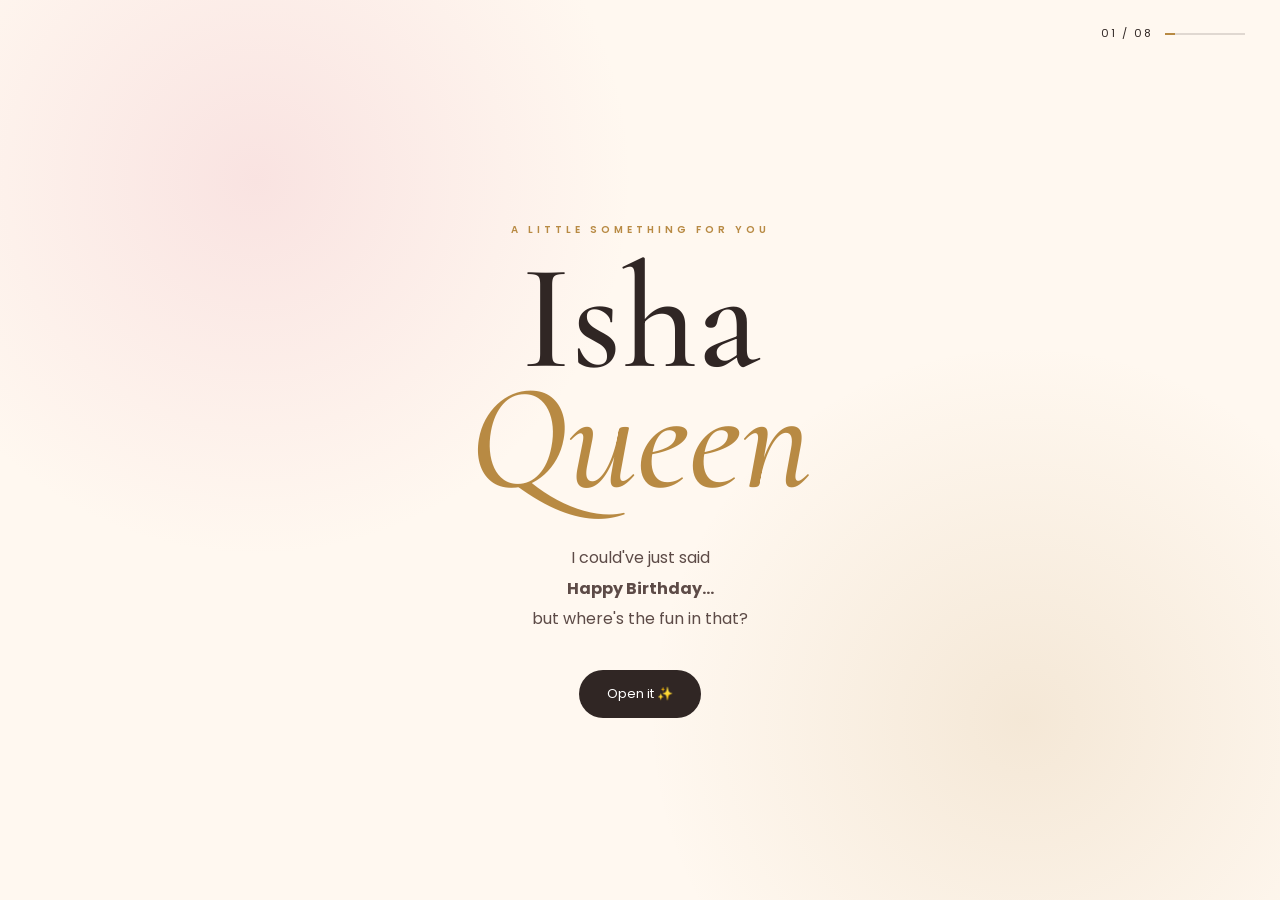
<file: index.html>
<!DOCTYPE html>
<html lang="en">
<head>
    <meta charset="UTF-8">
    <meta name="viewport" content="width=device-width, initial-scale=1.0">

    <title>Happy Birthday Isha Queen ✨</title>

    <link rel="preconnect" href="https://fonts.googleapis.com">
    <link rel="preconnect" href="https://fonts.gstatic.com" crossorigin>

    <link href="https://fonts.googleapis.com/css2?family=Cormorant+Garamond:ital,wght@0,400;0,500;0,600;1,500;1,600&family=Poppins:wght@300;400;500;600&display=swap" rel="stylesheet">

    <link rel="stylesheet" href="isha.css">
</head>

<body>

    <!-- PROGRESS -->
    <div class="progress-area">
        <span id="progressText">01 / 08</span>
        <div class="progress-line">
            <div id="progressBar"></div>
        </div>
    </div>


    <!-- SCREEN 1 -->
    <section class="screen active" id="screen1">

        <div class="center-content">

            <p class="small-label">A LITTLE SOMETHING FOR YOU</p>

            <h1>
                Isha<br>
                <span>Queen</span>
            </h1>

            <p class="intro-text">
                I could've just said<br>
                <strong>Happy Birthday...</strong><br>
                but where's the fun in that?
            </p>

            <button onclick="nextScreen()">
                Open it ✨
            </button>

        </div>

    </section>


    <!-- SCREEN 2 -->
    <section class="screen" id="screen2">

        <div class="birthday-content">

            <div class="photo-frame">
                <img src="isha.jpg" alt="Aisha">
            </div>

            <p class="small-label">TODAY IS YOUR DAY</p>

            <h2>
                Happy Birthday,<br>
                <span>Aisha Bello.</span>
            </h2>

            <p>
                A little birthday surprise,<br>
                made especially for you.
            </p>

            <button onclick="nextScreen()">
                There's more →
            </button>

        </div>

    </section>


    <!-- SCREEN 3 -->
    <section class="screen" id="screen3">

        <div class="message-content">

            <p class="small-label">A LITTLE MESSAGE</p>

            <h2>
                You deserve<br>
                <span>good things.</span>
            </h2>

            <p class="main-message">
                Sometimes you meet someone and,
                without even trying, they make
                things feel a little better.
            </p>

            <p class="main-message">
                You're kind, supportive, honest,
                beautiful, and you have this
                really cool vibe that is just...
                <strong>you.</strong>
            </p>

            <p class="main-message">
                And honestly, your support means
                more than you probably realize.
            </p>

            <button onclick="nextScreen()">
                Keep going →
            </button>

        </div>

    </section>


    <!-- SCREEN 4 -->
    <section class="screen" id="screen4">

        <div class="queen-content">

            <p class="small-label">BUT WHY "ISHA QUEEN?"</p>

            <h2>
                I think you<br>
                <span>deserve an explanation.</span>
            </h2>

            <div class="reason-grid">

                <div class="reason-card">
                    <span>01</span>
                    <h3>Supportive</h3>
                    <p>
                        You know how to make someone
                        feel like they aren't alone.
                    </p>
                </div>

                <div class="reason-card">
                    <span>02</span>
                    <h3>Kind</h3>
                    <p>
                        Your kindness is one of those
                        things people remember.
                    </p>
                </div>

                <div class="reason-card">
                    <span>03</span>
                    <h3>The Vibe</h3>
                    <p>
                        Somehow you manage to be
                        beautiful and effortlessly cool.
                    </p>
                </div>

                <div class="reason-card">
                    <span>04</span>
                    <h3>Queen Energy</h3>
                    <p>
                        At this point, the name
                        just makes sense.
                    </p>
                </div>

            </div>

            <button onclick="nextScreen()">
                Continue →
            </button>

        </div>

    </section>


    <!-- SCREEN 5 -->
    <section class="screen poem-screen" id="screen5">

        <div class="poem-content">

            <p class="small-label">FOR THE BIRTHDAY GIRL</p>

            <h2>
                A little poem<br>
                <span>for Isha.</span>
            </h2>

            <div class="poem">

                <p>
                    If someday the moon calls you by your name,
                    don't be surprised.
                </p>

                <p>
                    Maybe it heard me talking about your smile,
                    and decided it wanted to know you too.
                </p>

                <p>
                    You're the kind of person
                    who makes ordinary moments feel different,
                    the kind of vibe that stays
                    even after the conversation ends.
                </p>

                <p>
                    So on this special day,
                    I hope life gives you reasons to smile,
                    opportunities that find you,
                    and beautiful moments worth remembering.
                </p>

                <p>
                    And if being a queen requires a crown,
                    don't worry...
                    <br>
                    <strong>your vibe already did the job.</strong>
                </p>

            </div>

            <button onclick="nextScreen()">
                One more thing... →
            </button>

        </div>

    </section>


    <!-- SCREEN 6 -->
    <section class="screen" id="screen6">

        <div class="surprise-content">

            <p class="small-label">WAIT...</p>

            <div class="gift-box" id="giftBox">
                🎁
            </div>

            <h2>
                I couldn't end it<br>
                <span>without one surprise.</span>
            </h2>

            <button id="revealBtn">
                Tap to reveal ✨
            </button>

            <div class="reveal-message" id="revealMessage">

                <p>
                    I hope this new chapter brings you
                    plenty of happiness, peace, success,
                    and genuinely good people around you.
                </p>

                <h3>
                    You deserve good things, Isha. 🤍
                </h3>

                <button onclick="nextScreen()">
                    Continue →
                </button>

            </div>

        </div>

    </section>


    <!-- SCREEN 7 -->
    <section class="screen" id="screen7">

        <div class="wishes-content">

            <p class="small-label">MY WISHES FOR YOU</p>

            <h2>
                May your new year<br>
                <span>be beautiful.</span>
            </h2>

            <div class="wish-list">

                <div class="wish">
                    <span>✦</span>
                    <div>
                        <h3>Happiness</h3>
                        <p>
                            The kind that comes naturally.
                        </p>
                    </div>
                </div>

                <div class="wish">
                    <span>✦</span>
                    <div>
                        <h3>Peace</h3>
                        <p>
                            Even when life gets busy.
                        </p>
                    </div>
                </div>

                <div class="wish">
                    <span>✦</span>
                    <div>
                        <h3>Good Things</h3>
                        <p>
                            More than you expect.
                        </p>
                    </div>
                </div>

                <div class="wish">
                    <span>✦</span>
                    <div>
                        <h3>Beautiful Moments</h3>
                        <p>
                            Plenty of memories worth keeping.
                        </p>
                    </div>
                </div>

            </div>

            <button onclick="nextScreen()">
                There's one final message →
            </button>

        </div>

    </section>


    <!-- SCREEN 8 -->
    <section class="screen final-screen" id="screen8">

        <div class="final-content">

            <p class="small-label">
                ONE LAST THING
            </p>

            <h2>
                Happy Birthday,<br>
                <span>Aisha Bello.</span>
            </h2>

            <p class="final-message">
                Keep your smile.<br>
                Keep your vibe.<br>
                Keep being the beautiful person you are.
            </p>

            <div class="final-line"></div>

            <p class="sign-off">
                Yours truly,
            </p>

            <h3>
                Mubarak
            </h3>

            <p class="tiny">
             The guy who made an entire website just to say Happy Birthday 😂❤️
            </p>

            <button class="replay-btn" onclick="restartExperience()">
                Replay ↻
            </button>

        </div>

    </section>


    <script src="isha.js"></script>

</body>
</html>
</file>
<file: isha.css>
* {
    margin: 0;
    padding: 0;
    box-sizing: border-box;
}

:root {
    --cream: #fff8f0;
    --blush: #f7dce3;
    --pink: #e8a4b5;
    --gold: #b88a43;
    --dark: #302624;
    --soft-dark: #5d4b47;
    --white: #ffffff;
}

body {
    font-family: "Poppins", sans-serif;
    background: var(--cream);
    color: var(--dark);
    overflow: hidden;
}


/* =========================
   PROGRESS
========================= */

.progress-area {
    position: fixed;
    top: 25px;
    right: 35px;
    z-index: 1000;

    display: flex;
    align-items: center;
    gap: 12px;

    font-size: 11px;
    letter-spacing: 2px;
}

.progress-line {
    width: 80px;
    height: 2px;
    background: rgba(48, 38, 36, 0.15);
}

#progressBar {
    width: 12.5%;
    height: 100%;
    background: var(--gold);
    transition: width 0.5s ease;
}


/* =========================
   SCREEN SYSTEM
========================= */

.screen {
    position: fixed;
    inset: 0;

    width: 100%;
    height: 100vh;

    display: flex;
    justify-content: center;
    align-items: center;

    padding: 70px 25px 30px;

    opacity: 0;
    visibility: hidden;

    transform: translateX(40px);

    transition:
        opacity 0.7s ease,
        transform 0.7s ease,
        visibility 0.7s ease;
}

.screen.active {
    opacity: 1;
    visibility: visible;
    transform: translateX(0);
}


/* =========================
   GENERAL
========================= */

.center-content,
.birthday-content,
.message-content,
.queen-content,
.poem-content,
.surprise-content,
.wishes-content,
.final-content {
    width: 100%;
    max-width: 900px;
    text-align: center;
}

.small-label {
    font-size: 10px;
    letter-spacing: 4px;
    color: var(--gold);
    margin-bottom: 20px;
    font-weight: 600;
}

h1,
h2 {
    font-family: "Cormorant Garamond", serif;
    font-weight: 500;
}

button {
    border: none;
    background: var(--dark);
    color: white;

    padding: 14px 28px;

    border-radius: 30px;

    font-family: "Poppins", sans-serif;
    font-size: 13px;

    cursor: pointer;

    transition:
        transform 0.3s ease,
        background 0.3s ease,
        box-shadow 0.3s ease;
}

button:hover {
    transform: translateY(-3px);
    background: var(--gold);
    box-shadow: 0 10px 25px rgba(184, 138, 67, 0.25);
}


/* =========================
   SCREEN 1
========================= */

#screen1 {
    background:
        radial-gradient(circle at 20% 20%, rgba(232, 164, 181, 0.25), transparent 30%),
        radial-gradient(circle at 80% 80%, rgba(184, 138, 67, 0.15), transparent 30%),
        var(--cream);
}

#screen1 h1 {
    font-size: clamp(70px, 12vw, 150px);
    line-height: 0.8;
    margin-bottom: 45px;
}

#screen1 h1 span {
    color: var(--gold);
    font-style: italic;
}

.intro-text {
    font-size: 16px;
    line-height: 1.9;
    color: var(--soft-dark);
    margin-bottom: 35px;
}


/* =========================
   SCREEN 2
========================= */

#screen2 {
    overflow-y: auto;
}

.birthday-content {
    width: 100%;
    max-width: 900px;
    text-align: center;

    display: flex;
    flex-direction: column;
    align-items: center;
    justify-content: center;

    min-height: 100%;
    padding: 20px 0 40px;
}

.photo-frame {
    width: 220px;
    height: 280px;

    margin: 0 auto 25px;

    padding: 8px;

    background: white;

    box-shadow:
        0 20px 60px rgba(48, 38, 36, 0.15);

    transform: rotate(-2deg);

    flex-shrink: 0;
}

.photo-frame img {
    width: 100%;
    height: 100%;

    object-fit: cover;

    display: block;
}

.birthday-content .small-label {
    margin-bottom: 15px;
}

.birthday-content h2 {
    font-size: clamp(48px, 7vw, 80px);
    line-height: 0.9;
    margin-bottom: 15px;
}

.birthday-content h2 span {
    color: var(--gold);
    font-style: italic;
}

.birthday-content > p:not(.small-label) {
    color: var(--soft-dark);
    line-height: 1.6;
    margin-bottom: 20px;
}

.birthday-content button {
    display: inline-block;

    position: relative;
    z-index: 20;

    margin-top: 5px;

    flex-shrink: 0;
}


/* Smaller laptop screens */

@media (max-height: 800px) {

    .photo-frame {
        width: 175px;
        height: 220px;
        margin-bottom: 15px;
    }

    .birthday-content h2 {
        font-size: 50px;
        margin-bottom: 10px;
    }

    .birthday-content > p:not(.small-label) {
        margin-bottom: 12px;
    }

}


/* Phone */

@media (max-width: 500px) {

    .photo-frame {
        width: 180px;
        height: 230px;
    }

    .birthday-content h2 {
        font-size: 48px;
    }

}


/* =========================
   SCREEN 3
========================= */

.message-content {
    max-width: 720px;
}

.message-content h2 {
    font-size: clamp(50px, 7vw, 85px);
    line-height: 0.9;
    margin-bottom: 35px;
}

.message-content h2 span {
    color: var(--gold);
    font-style: italic;
}

.main-message {
    max-width: 600px;
    margin: 0 auto 18px;

    line-height: 1.9;
    color: var(--soft-dark);

    font-size: 15px;
}

.main-message strong {
    color: var(--dark);
}


/* =========================
   SCREEN 4
========================= */

.queen-content h2 {
    font-size: clamp(45px, 6vw, 75px);
    line-height: 0.9;
    margin-bottom: 35px;
}

.queen-content h2 span {
    color: var(--gold);
    font-style: italic;
}

.reason-grid {
    display: grid;
    grid-template-columns: repeat(4, 1fr);

    gap: 15px;

    margin-bottom: 30px;
}

.reason-card {
    background: rgba(255, 255, 255, 0.75);

    border: 1px solid rgba(184, 138, 67, 0.15);

    padding: 25px 18px;

    border-radius: 16px;

    text-align: left;

    transition: transform 0.3s ease;
}

.reason-card:hover {
    transform: translateY(-5px);
}

.reason-card span {
    color: var(--gold);
    font-size: 11px;
}

.reason-card h3 {
    margin: 10px 0;
    font-family: "Cormorant Garamond", serif;
    font-size: 25px;
}

.reason-card p {
    font-size: 12px;
    line-height: 1.7;
    color: var(--soft-dark);
}


/* =========================
   SCREEN 5 - POEM
========================= */

.poem-screen {
    background: #302624;
    color: white;
}

.poem-content {
    max-width: 750px;
}

.poem-screen .small-label {
    color: #d7ad67;
}

.poem-content h2 {
    font-size: clamp(45px, 6vw, 70px);
    line-height: 0.9;
    margin-bottom: 30px;
}

.poem-content h2 span {
    color: #d7ad67;
    font-style: italic;
}

.poem {
    max-width: 650px;

    margin: 0 auto 30px;

    color: rgba(255, 255, 255, 0.82);

    font-family: "Cormorant Garamond", serif;

    font-size: 19px;

    line-height: 1.65;
}

.poem p {
    margin-bottom: 13px;
}

.poem strong {
    color: #d7ad67;
}

.poem-screen button {
    background: white;
    color: var(--dark);
}


/* =========================
   SCREEN 6
========================= */

.surprise-content {
    max-width: 650px;
}

.gift-box {
    font-size: 75px;
    margin-bottom: 20px;

    animation: floating 2.5s ease-in-out infinite;
}

@keyframes floating {
    0%,
    100% {
        transform: translateY(0);
    }

    50% {
        transform: translateY(-10px);
    }
}

.surprise-content h2 {
    font-size: clamp(45px, 6vw, 70px);
    line-height: 0.9;
    margin-bottom: 30px;
}

.surprise-content h2 span {
    color: var(--gold);
    font-style: italic;
}

.reveal-message {
    max-width: 550px;

    margin: 25px auto 0;

    opacity: 0;
    transform: translateY(20px);

    pointer-events: none;

    transition: 0.6s ease;
}

.reveal-message.show {
    opacity: 1;
    transform: translateY(0);
    pointer-events: auto;
}

.reveal-message p {
    line-height: 1.8;
    color: var(--soft-dark);

    margin-bottom: 20px;
}

.reveal-message h3 {
    font-family: "Cormorant Garamond", serif;
    font-size: 30px;

    margin-bottom: 20px;
}


/* =========================
   SCREEN 7
========================= */

.wishes-content {
    max-width: 700px;
}

.wishes-content h2 {
    font-size: clamp(45px, 6vw, 70px);
    line-height: 0.9;
    margin-bottom: 35px;
}

.wishes-content h2 span {
    color: var(--gold);
    font-style: italic;
}

.wish-list {
    display: grid;
    grid-template-columns: repeat(2, 1fr);

    gap: 15px;

    margin-bottom: 30px;
}

.wish {
    display: flex;
    align-items: center;
    gap: 15px;

    text-align: left;

    padding: 18px;

    background: rgba(255, 255, 255, 0.65);

    border-radius: 14px;
}

.wish > span {
    color: var(--gold);
    font-size: 20px;
}

.wish h3 {
    font-family: "Cormorant Garamond", serif;
    font-size: 23px;
}

.wish p {
    color: var(--soft-dark);
    font-size: 11px;
    margin-top: 3px;
}


/* =========================
   SCREEN 8
========================= */

.final-screen {
    background: #302624;
    color: white;
}

.final-content {
    max-width: 700px;
}

.final-screen .small-label {
    color: #d7ad67;
}

.final-content h2 {
    font-size: clamp(55px, 8vw, 95px);
    line-height: 0.85;
    margin-bottom: 30px;
}

.final-content h2 span {
    color: #d7ad67;
    font-style: italic;
}

.final-message {
    font-family: "Cormorant Garamond", serif;

    font-size: 24px;

    line-height: 1.6;

    color: rgba(255, 255, 255, 0.8);

    margin-bottom: 25px;
}

.final-line {
    width: 70px;
    height: 1px;

    background: #d7ad67;

    margin: 0 auto 20px;
}


/* NEW SIGN-OFF */

.sign-off {
    margin-top: 30px !important;

    font-family: "Cormorant Garamond", serif;

    font-size: 24px !important;

    color: #d7ad67 !important;

    font-style: italic;
}

.final-content h3 {
    color: #fff;

    font-family: "Cormorant Garamond", serif;

    font-size: 38px;

    margin-top: 5px;
}

.tiny {
    font-size: 11px;

    color: rgba(255, 255, 255, 0.5);

    margin-top: 5px;
}

.replay-btn {
    margin-top: 20px;

    background: transparent;

    border: 1px solid rgba(255, 255, 255, 0.25);
}

.replay-btn:hover {
    background: white;
    color: var(--dark);
}


/* =========================
   MOBILE
========================= */

@media (max-width: 700px) {

    .progress-area {
        top: 18px;
        right: 18px;
    }

    .progress-line {
        width: 50px;
    }

    .screen {
        padding: 60px 20px 20px;
        overflow-y: auto;
    }

    #screen1 h1 {
        font-size: 75px;
    }

    .reason-grid {
        grid-template-columns: repeat(2, 1fr);
    }

    .reason-card {
        padding: 18px 13px;
    }

    .reason-card h3 {
        font-size: 21px;
    }

    .reason-card p {
        font-size: 10px;
    }

    .poem {
        font-size: 17px;
        line-height: 1.5;
    }

    .wish-list {
        grid-template-columns: 1fr;
    }

    .final-content h2 {
        font-size: 60px;
    }

    .final-message {
        font-size: 21px;
    }
}


@media (max-width: 450px) {

    .reason-grid {
        gap: 8px;
    }

    .reason-card {
        padding: 15px 10px;
    }

    .photo-frame {
        width: 190px;
        height: 245px;
    }

    .main-message {
        font-size: 13px;
    }

    .poem {
        font-size: 16px;
    }
}
</file>
